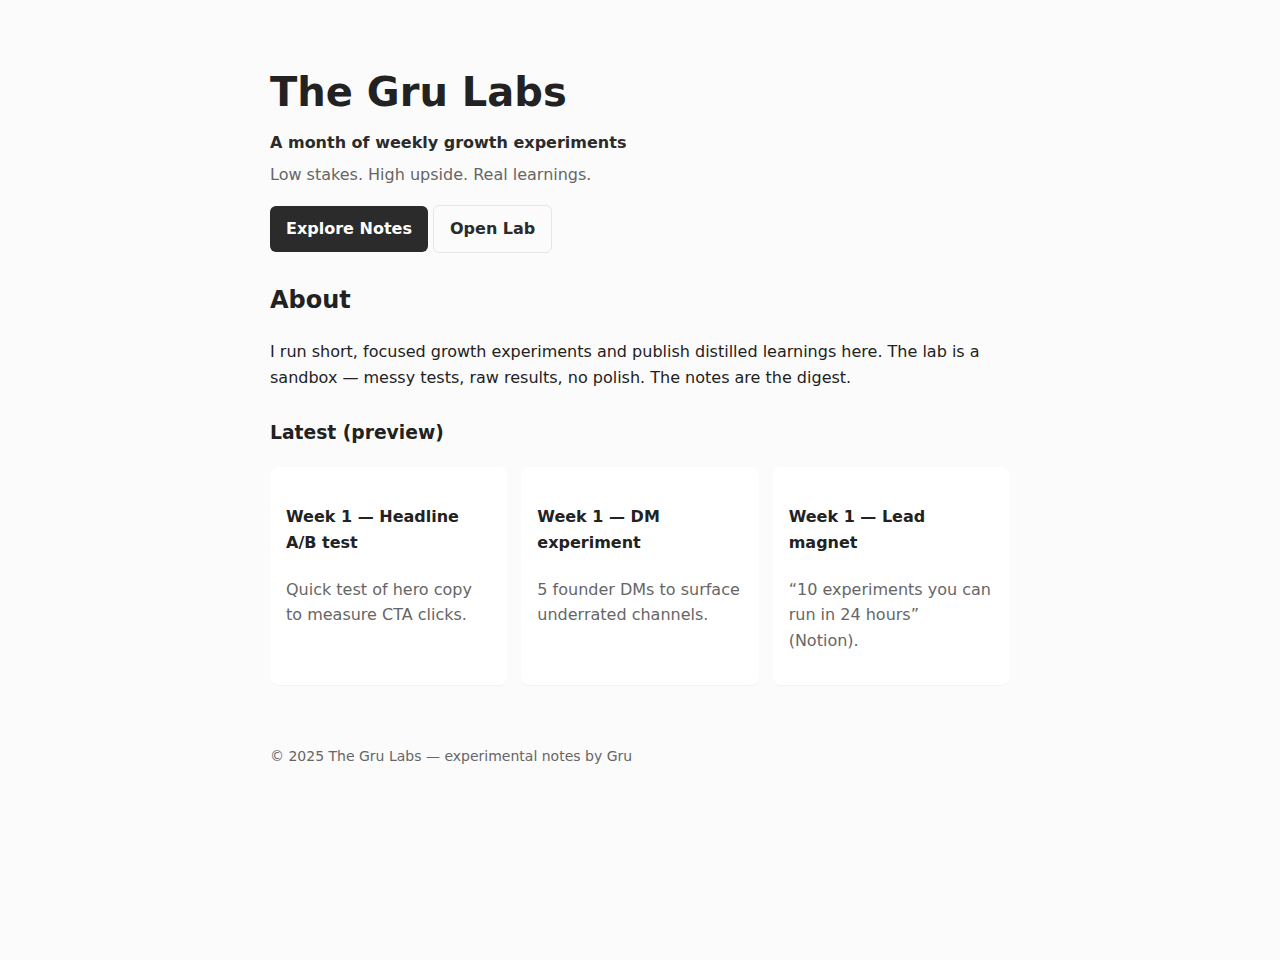
<file: index.html>
<!doctype html>
<html lang="en">
<head>
  <meta charset="utf-8" />
  <meta name="viewport" content="width=device-width,initial-scale=1" />
  <title>The Gru Labs</title>
  <link rel="stylesheet" href="css/style.css">
</head>
<body>
  <main class="container">
    <header class="hero">
      <h1>The Gru Labs</h1>
      <p class="tag">A month of weekly growth experiments</p>
      <p class="lead">Low stakes. High upside. Real learnings.</p>
      <p><a class="btn" href="notes.html">Explore Notes</a> <a class="btn ghost" href="lab.html">Open Lab</a></p>
    </header>

    <section class="about">
      <h2>About</h2>
      <p>I run short, focused growth experiments and publish distilled learnings here. The lab is a sandbox — messy tests, raw results, no polish. The notes are the digest.</p>
    </section>

    <section class="preview">
      <h3>Latest (preview)</h3>
      <div class="cards">
        <article class="card">
          <h4>Week 1 — Headline A/B test</h4>
          <p class="muted">Quick test of hero copy to measure CTA clicks.</p>
        </article>
        <article class="card">
          <h4>Week 1 — DM experiment</h4>
          <p class="muted">5 founder DMs to surface underrated channels.</p>
        </article>
        <article class="card">
          <h4>Week 1 — Lead magnet</h4>
          <p class="muted">“10 experiments you can run in 24 hours” (Notion).</p>
        </article>
      </div>
    </section>

    <footer class="footer">
      <p>© 2025 The Gru Labs — experimental notes by Gru</p>
    </footer>
  </main>
</body>
</html>
</file>
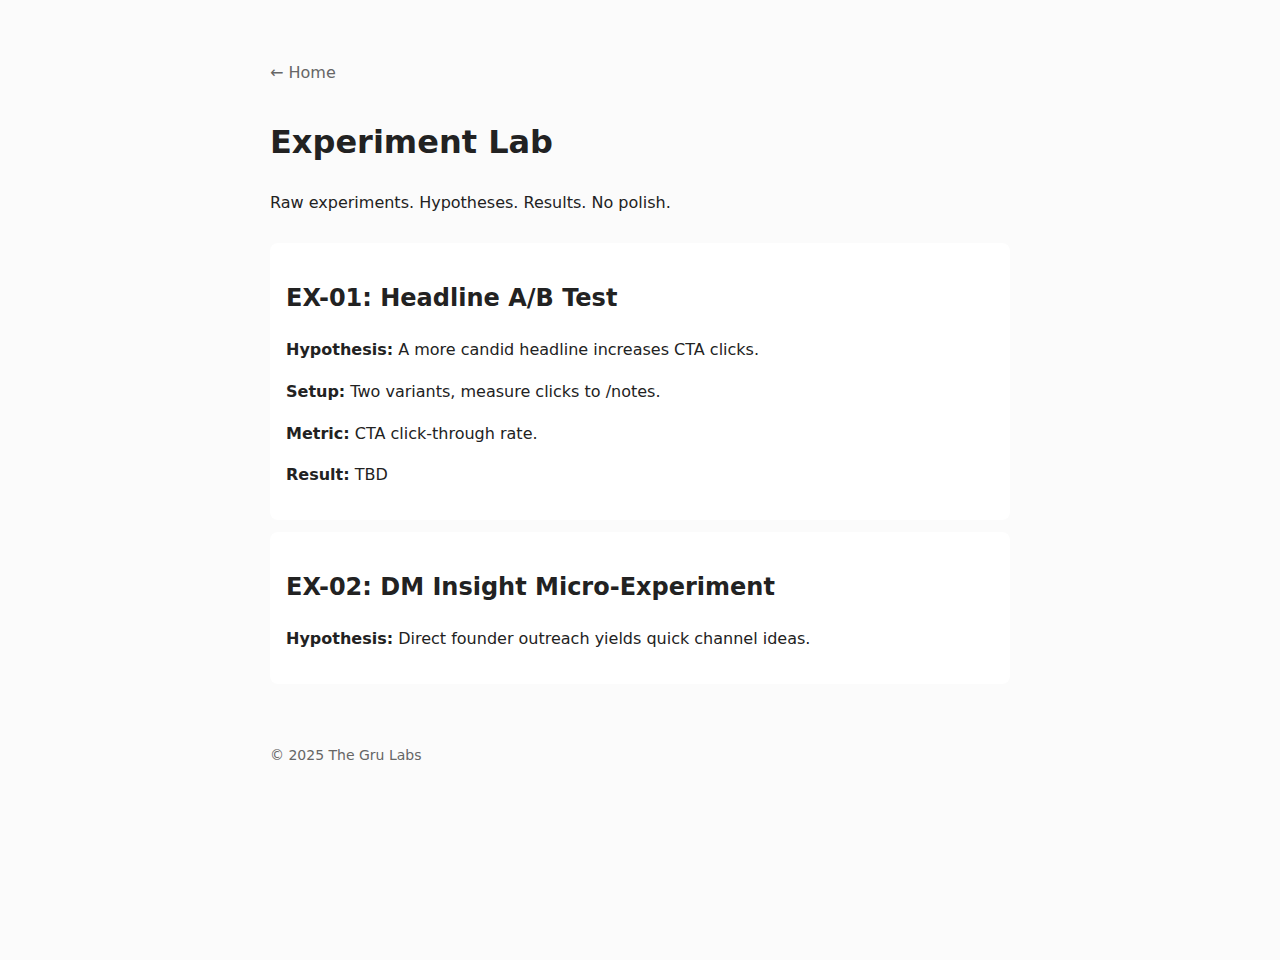
<file: lab.html>
<!doctype html>
<html lang="en">
<head>
  <meta charset="utf-8" />
  <meta name="viewport" content="width=device-width,initial-scale=1" />
  <title>Lab — The Gru Labs</title>
  <link rel="stylesheet" href="css/style.css">
</head>
<body>
  <main class="container">
    <header>
      <a class="back" href="index.html">← Home</a>
      <h1>Experiment Lab</h1>
      <p class="lead">Raw experiments. Hypotheses. Results. No polish.</p>
    </header>

    <section class="experiment-list">
      <article class="experiment">
        <h2>EX-01: Headline A/B Test</h2>
        <p><strong>Hypothesis:</strong> A more candid headline increases CTA clicks.</p>
        <p><strong>Setup:</strong> Two variants, measure clicks to /notes.</p>
        <p><strong>Metric:</strong> CTA click-through rate.</p>
        <p><strong>Result:</strong> TBD</p>
      </article>

      <article class="experiment">
        <h2>EX-02: DM Insight Micro-Experiment</h2>
        <p><strong>Hypothesis:</strong> Direct founder outreach yields quick channel ideas.</p>
      </article>
    </section>

    <footer class="footer">
      <p>© 2025 The Gru Labs</p>
    </footer>
  </main>
</body>
</html>
</file>
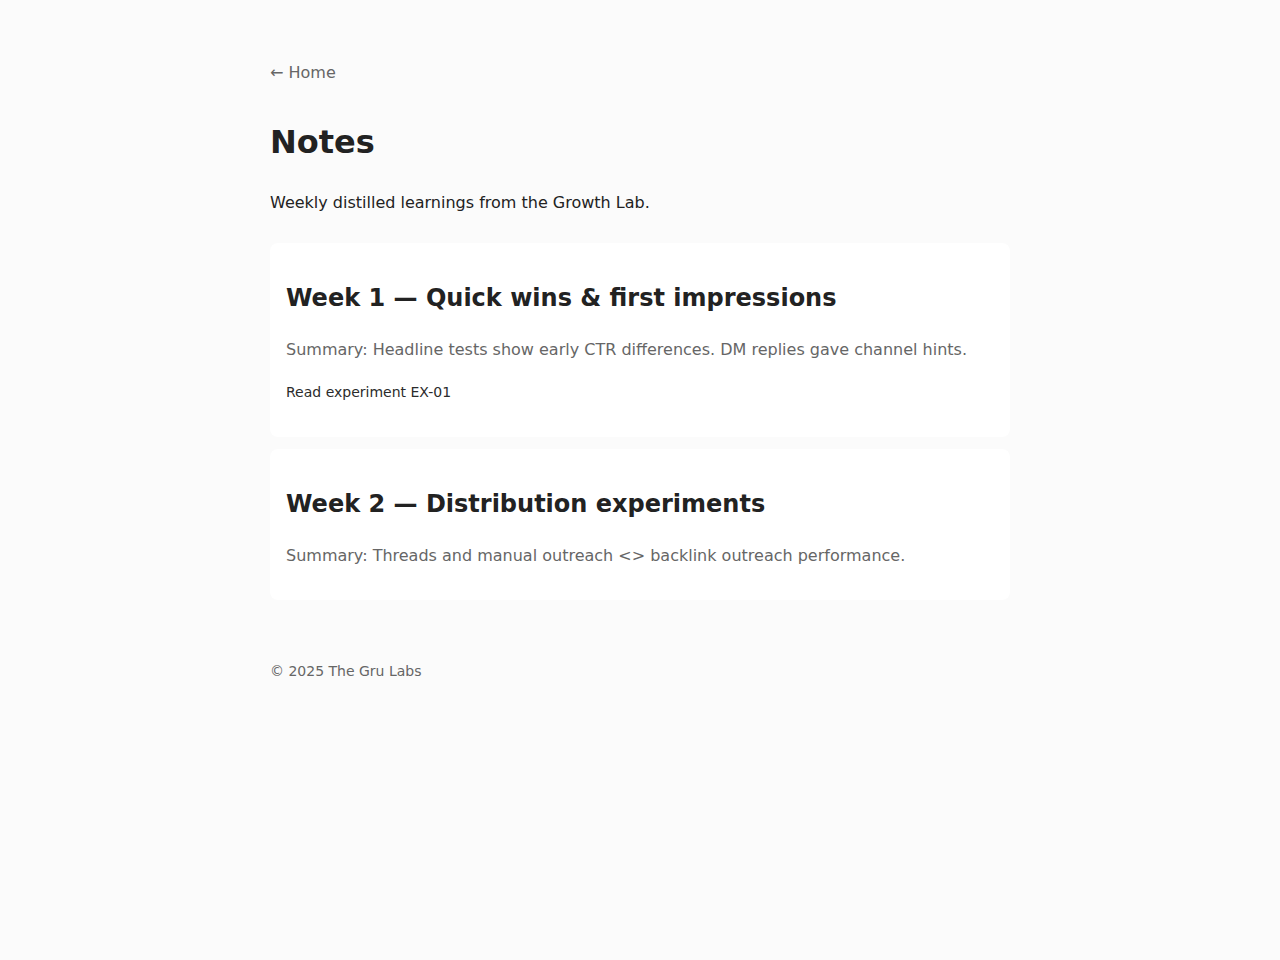
<file: notes.html>
<!doctype html>
<html lang="en">
<head>
  <meta charset="utf-8" />
  <meta name="viewport" content="width=device-width,initial-scale=1" />
  <title>Notes — The Gru Labs</title>
  <link rel="stylesheet" href="css/style.css">
</head>
<body>
  <main class="container">
    <header>
      <a class="back" href="index.html">← Home</a>
      <h1>Notes</h1>
      <p class="lead">Weekly distilled learnings from the Growth Lab.</p>
    </header>

    <section class="notes-list">
      <article class="note">
        <h2>Week 1 — Quick wins & first impressions</h2>
        <p class="muted">Summary: Headline tests show early CTR differences. DM replies gave channel hints.</p>
        <p><a class="small-link" href="lab/ex-01.html">Read experiment EX-01</a></p>
      </article>

      <article class="note">
        <h2>Week 2 — Distribution experiments</h2>
        <p class="muted">Summary: Threads and manual outreach <> backlink outreach performance.</p>
      </article>
    </section>

    <footer class="footer">
      <p>© 2025 The Gru Labs</p>
    </footer>
  </main>
</body>
</html>
</file>
<file: css/style.css>
:root{
  --bg:#fbfbfb; --surface:#fff; --text:#222; --muted:#666;
  --maxw:780px; --space:28px; --accent:#2b2b2b;
}
*{box-sizing:border-box}
html,body{height:100%;margin:0;background:var(--bg);color:var(--text);font-family:Inter,system-ui,-apple-system,Segoe UI,Roboto,"Helvetica Neue",Arial;line-height:1.6}
.container{max-width:var(--maxw);margin:60px auto;padding:0 20px}
.hero h1{font-size:40px;margin:0 0 6px}
.hero .tag{font-weight:600;color:var(--accent);margin:0 0 6px}
.hero .lead{color:var(--muted);margin:0 0 18px}
.btn{display:inline-block;padding:10px 16px;background:var(--accent);color:#fff;text-decoration:none;border-radius:6px;font-weight:600}
.btn.ghost{background:transparent;color:var(--accent);border:1px solid #e6e6e6}
.about, .preview, .experiment-list, .notes-list{margin-top:var(--space)}
.cards{display:grid;grid-template-columns:repeat(auto-fit,minmax(220px,1fr));gap:14px}
.card{background:var(--surface);padding:16px;border-radius:8px;box-shadow:0 1px 0 rgba(0,0,0,0.03)}
.muted{color:var(--muted)}
.footer{margin:60px 0 20px;color:var(--muted);font-size:14px}
.back{color:var(--muted);text-decoration:none;display:inline-block;margin-bottom:10px}
.note, .experiment{background:var(--surface);padding:16px;border-radius:8px;margin-bottom:12px}
.small-link{color:var(--accent);text-decoration:none;font-size:14px}
</file>
